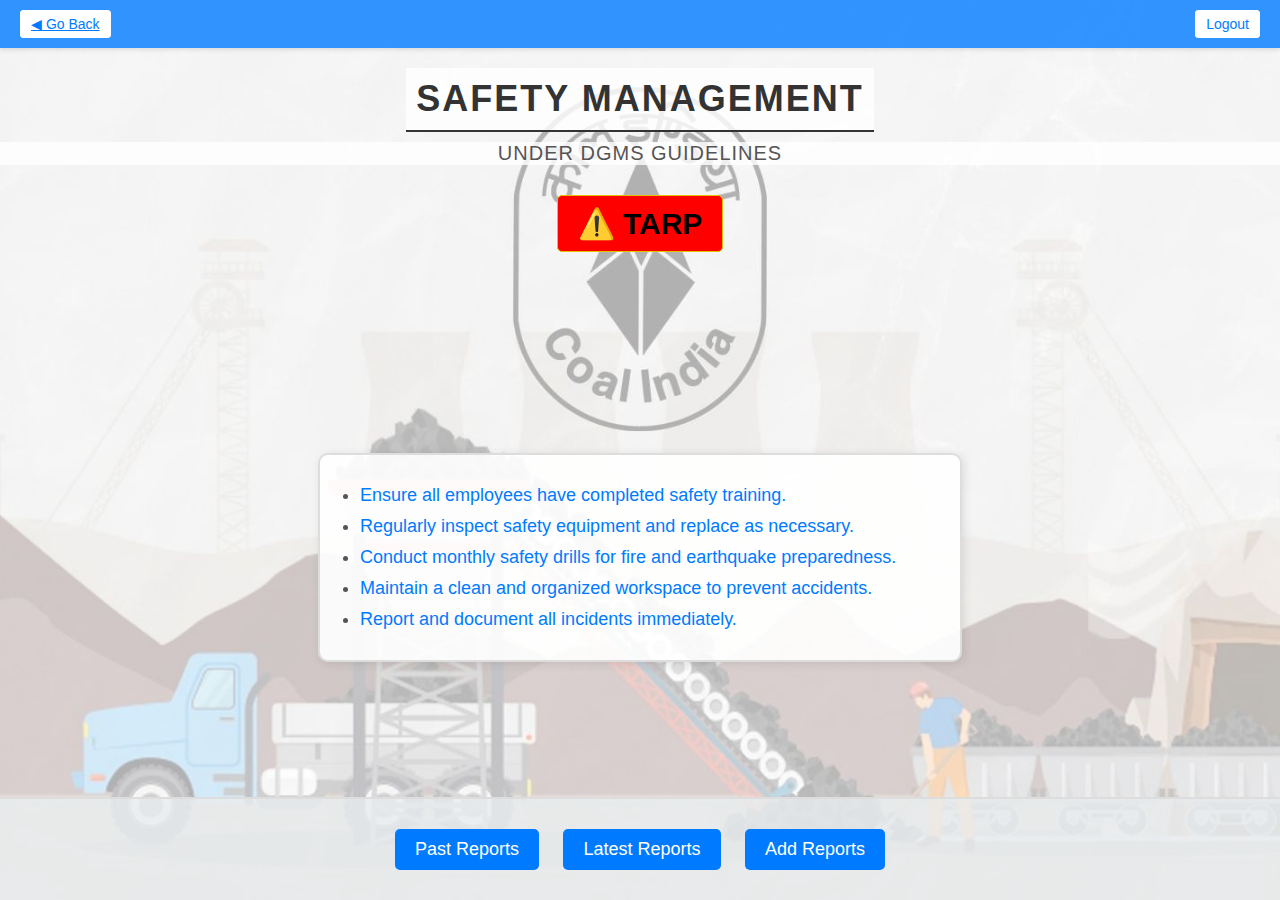
<file: new.html>
<!DOCTYPE html>
<html lang="en">
<head>
    <meta charset="UTF-8">
    <meta name="viewport" content="width=device-width, initial-scale=1.0">
    <title>Flexboard - Safety Management System</title>
    <link rel="stylesheet" href="styles.css">
</head>
<body>
    <div id="google_translate_element"></div>
    <script>
        function googleTranslateElementInit() {
            new google.translate.TranslateElement({pageLanguage: 'en'}, 'google_translate_element');
        }
    </script>
    <script src="//translate.google.com/translate_a/element.js?cb=googleTranslateElementInit"></script>
    
    <!-- Top Bar with Login Details and Go Back Button -->
    <header class="top-bar">
        <a href="page2.html" class="go-back-button" aria-label="Go Back">&#9664; Go Back</a>
        <div class="login-info" aria-live="polite">
            <strong></strong>
        </div>
        <button class="logout-button" onclick="logout()" aria-label="Logout">Logout</button>
    </header>

    <!-- Safety Management Heading at the Top -->
    <section class="header">
        <h1>Safety Management</h1>
        <h2>Under DGMS Guidelines</h2>
        <a href="response-plan.html" class="button hazard-button" aria-label="TARP">⚠️ TARP</a> <!-- TARP Button with Link -->
    </section>

    <main class="container">
        <section class="content">
            <!-- Bullet Points Section inside a box and draggable with animation -->
            <div class="box">
                <ul id="draggable-list">
                    <li draggable="true"><a href="#safety-training">Ensure all employees have completed safety training.</a></li>
                    <li draggable="true"><a href="#inspect-equipment">Regularly inspect safety equipment and replace as necessary.</a></li>
                    <li draggable="true"><a href="#safety-drills">Conduct monthly safety drills for fire and earthquake preparedness.</a></li>
                    <li draggable="true"><a href="#workspace-maintenance">Maintain a clean and organized workspace to prevent accidents.</a></li>
                    <li draggable="true"><a href="#incident-reporting">Report and document all incidents immediately.</a></li>
                </ul>
            </div>
        </section>
    </main>

    <!-- Button Box at the Bottom -->
    <footer class="button-box">
        <a href="http://www.ismenvis.nic.in/Database/Mining_Accidents_in_India_24483.aspx" class="button" aria-label="Past Reports">Past Reports</a>
        <button onclick="location.href='#latest-reports'" aria-label="Latest Reports">Latest Reports</button>
        <a href="https://docs.google.com/document/d/1yKGdlR-f_0Es_KPplbGagiN0gbisJxPs6AfrJtnZBNw/edit?usp=sharing" class="button" aria-label="Add Reports">Add Reports</a>
    </footer>

    <script src="script.js"></script>
</body>
</html>
</file>
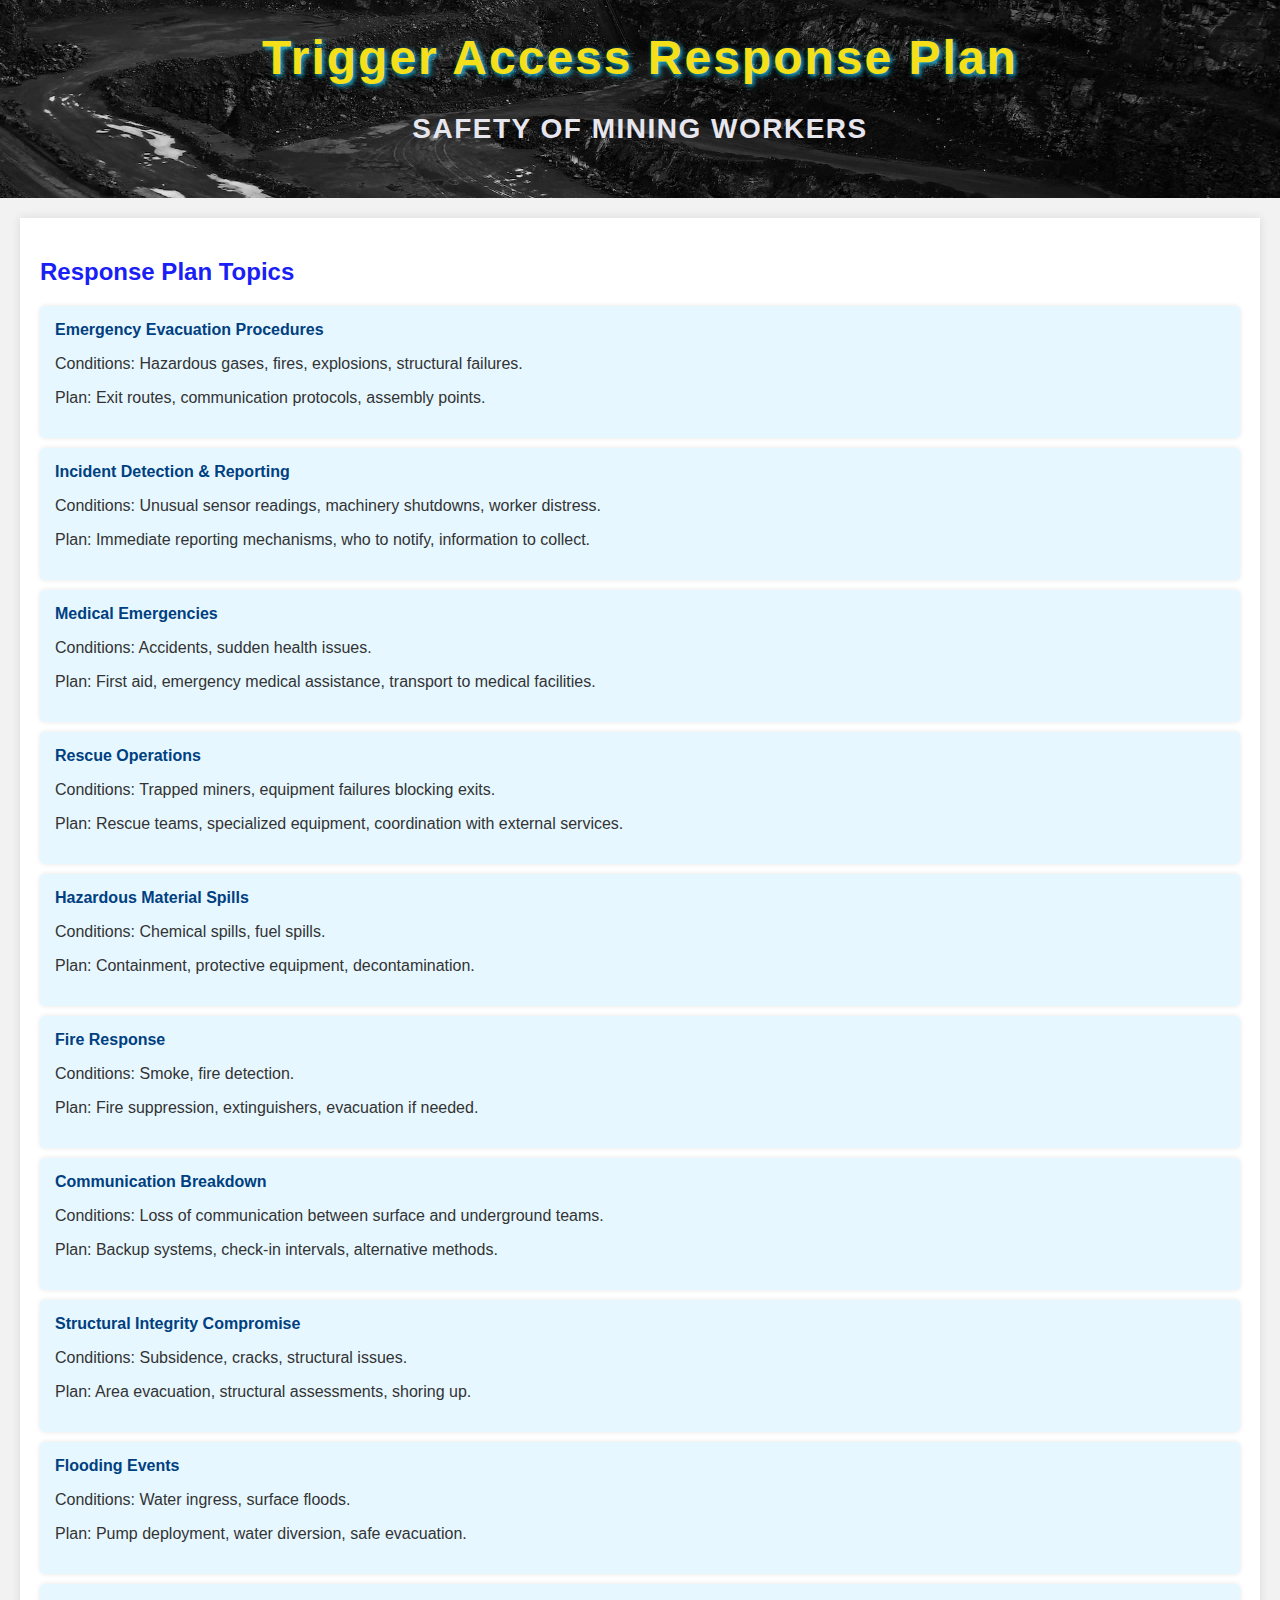
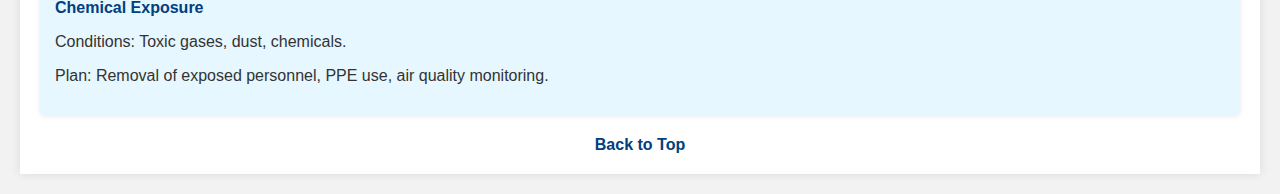
<file: response-plan.html>
<!DOCTYPE html>
<html lang="en">
<head>
    <meta charset="UTF-8">
    <meta name="viewport" content="width=device-width, initial-scale=1.0">
    <title>Trigger Access Response Plan - Mining Safety</title>
    <link rel="stylesheet" href="response_plan.css"> <!-- Link to external CSS file -->
 
</head>
<body>
    <div class="header">
        <h1>Trigger Access Response Plan</h1>
        <br>
        <h2>Safety of Mining Workers</h2>
    </div>

    <div class="container">
        <h2>Response Plan Topics</h2>
        <ul>
            <li id="evacuation">
                <a href="#evacuation">Emergency Evacuation Procedures</a>
                <p>Conditions: Hazardous gases, fires, explosions, structural failures.</p>
                <p>Plan: Exit routes, communication protocols, assembly points.</p>
            </li>
            <li id="incident-reporting">
                <a href="#incident-reporting">Incident Detection & Reporting</a>
                <p>Conditions: Unusual sensor readings, machinery shutdowns, worker distress.</p>
                <p>Plan: Immediate reporting mechanisms, who to notify, information to collect.</p>
            </li>
            <li id="medical-emergencies">
                <a href="#medical-emergencies">Medical Emergencies</a>
                <p>Conditions: Accidents, sudden health issues.</p>
                <p>Plan: First aid, emergency medical assistance, transport to medical facilities.</p>
            </li>
            <li id="rescue-operations">
                <a href="#rescue-operations">Rescue Operations</a>
                <p>Conditions: Trapped miners, equipment failures blocking exits.</p>
                <p>Plan: Rescue teams, specialized equipment, coordination with external services.</p>
            </li>
            <li id="hazardous-materials">
                <a href="#hazardous-materials">Hazardous Material Spills</a>
                <p>Conditions: Chemical spills, fuel spills.</p>
                <p>Plan: Containment, protective equipment, decontamination.</p>
            </li>
            <li id="fire-response">
                <a href="#fire-response">Fire Response</a>
                <p>Conditions: Smoke, fire detection.</p>
                <p>Plan: Fire suppression, extinguishers, evacuation if needed.</p>
            </li>
            <li id="communication-breakdown">
                <a href="#communication-breakdown">Communication Breakdown</a>
                <p>Conditions: Loss of communication between surface and underground teams.</p>
                <p>Plan: Backup systems, check-in intervals, alternative methods.</p>
            </li>
            <li id="structural-integrity">
                <a href="#structural-integrity">Structural Integrity Compromise</a>
                <p>Conditions: Subsidence, cracks, structural issues.</p>
                <p>Plan: Area evacuation, structural assessments, shoring up.</p>
            </li>
            <li id="flooding-events">
                <a href="#flooding-events">Flooding Events</a>
                <p>Conditions: Water ingress, surface floods.</p>
                <p>Plan: Pump deployment, water diversion, safe evacuation.</p>
            </li>
            <li id="chemical-exposure">
                <a href="#chemical-exposure">Chemical Exposure</a>
                <p>Conditions: Toxic gases, dust, chemicals.</p>
                <p>Plan: Removal of exposed personnel, PPE use, air quality monitoring.</p>
            </li>
        </ul>
        <div class="back-to-top">
            <a href="#top">Back to Top</a>
        </div>
    </div>
</body>
</html>
</file>
<file: styles.css>
body, html {
    margin: 0;
    padding: 0;
    height: 100%;
    font-family: Arial, sans-serif;
    background: url('Untitled.jpg') no-repeat center center fixed;
    background-size: cover;
    display: flex;
    flex-direction: column;
    justify-content: space-between;
}

.top-bar {
    display: flex;
    justify-content: space-between;
    align-items: center;
    background-color: rgba(0, 123, 255, 0.8);
    color: white;
    padding: 10px 20px;
    box-shadow: 0 2px 4px rgba(0, 0, 0, 0.1);
    position: relative; /* Ensure TARP button is positioned correctly */
}

.top-bar .login-info {
    font-size: 16px;
    margin-right: 40px;
}

.top-bar .logout-button,
.top-bar .go-back-button {
    padding: 5px 10px;
    font-size: 14px;
    background-color: white;
    color: #007bff;
    border: 1px solid white;
    border-radius: 3px;
    cursor: pointer;
}

.top-bar .logout-button:hover,
.top-bar .go-back-button:hover {
    background-color: #f0f0f0;
}

.header {
    text-align: center;
    padding-top: 20px;
}

h1 {
    font-size: 36px;
    color: #333;
    margin: 0;
    padding: 10px;
    text-transform: uppercase;
    letter-spacing: 2px;
    border-bottom: 2px solid #333;
    display: inline-block;
    background-color: rgba(255, 255, 255, 0.8);
}

h2 {
    font-size: 20px;
    color: #555;
    margin: 10px 0;
    font-weight: normal;
    text-transform: uppercase;
    letter-spacing: 1px;
    background-color: rgba(255, 255, 255, 0.8);
}

.header .hazard-button {
    display: inline-block;
    background-color: #ff0000; /* Red background */
    color: black; /* Black text color */
    border: 1px solid #e5c100; /* Yellow border */
    font-weight: bold;
    font-size: 30px;
    margin-top: 20px; /* Space between heading and TARP button */
    text-decoration: none;
    padding: 10px 20px;
    border-radius: 5px;
    text-align: center;
}

.header .hazard-button:hover {
    background-color: #e5c100; /* Yellow on hover */
    color: white;
    border-color: #ffcc00;
}

.container {
    flex: 1;
    display: flex;
    flex-direction: column;
    justify-content: flex-end;
    position: relative;
}

.box {
    margin: 135px auto;
    max-width: 600px;
    background-color: rgba(255, 255, 255, 0.9);
    padding: 20px;
    border: 2px solid #ddd;
    border-radius: 10px;
    box-shadow: 2px 2px 10px rgba(0, 0, 0, 0.1);
}

ul {
    list-style-type: disc;
    padding-left: 20px;
    margin: 0;
}

li {
    margin: 10px 0;
    font-size: 18px;
    color: #555;
    cursor: move;
    transition: transform 0.2s ease, background-color 0.2s ease;
}

li:active {
    transform: scale(1.05);
    background-color: #f0f8ff;
}

li a {
    text-decoration: none;
    color: #007bff;
}

li a:hover {
    text-decoration: underline;
}

@keyframes fadeIn {
    0% { opacity: 0; transform: translateY(20px); }
    100% { opacity: 1; transform: translateY(0); }
}

li {
    animation: fadeIn 0.5s ease both;
}

.button-box {
    background-color: rgba(233, 236, 239, 0.8);
    padding: 20px;
    border-top: 2px solid #ddd;
    text-align: center;
}

.button-box a.button,
.button-box button {
    background-color: #007bff; /* Blue background */
    color: white; /* White text color */
    padding: 10px 20px;
    border: none;
    border-radius: 5px;
    text-decoration: none;
    display: inline-block;
    margin: 10px;
    cursor: pointer;
    font-size: 18px;
    transition: background-color 0.3s ease, transform 0.3s ease;
}

.button-box a.button:hover,
.button-box button:hover {
    background-color: #0056b3; /* Darker blue on hover */
    transform: translateY(-2px); /* Slight lift on hover */
}
</file>
<file: response_plan.css>
body {
    font-family: Arial, sans-serif;
    background-color: #f2f2f2;
    color: #333;
    margin: 0;
    padding: 0;
}

.header {
    background-color: #a9cff4; /* Fallback color */
    background-image: url('bg1.png'); /* Add your background image URL here */
    background-size: cover; /* Cover the entire header area */
    background-position: center; /* Center the image */
    padding: 30px 20px;
    text-align: center;
    position: relative;
    color: #fff;
}

.header h1 {
    font-size: 48px;
    font-weight: bold;
    letter-spacing: 2px;
    text-shadow: 2px 2px 5px rgba(26, 194, 236, 0.97);
    margin: 0;
    position: relative;
    z-index: 2;
}

.header h2 {
    color: #e7e6ef;
    font-size: 28px;
    margin-top: 10px;
    text-transform: uppercase;
    letter-spacing: 1.5px;
}

.container {
    max-width: 1200px;
    margin: 20px auto;
    padding: 20px;
    background-color: #fff;
    box-shadow: 0 0 10px rgba(0, 0, 0, 0.1);
}

h1 {
    color: #f5df19;
}
h2 {
    color: #1920f5;
}
ul {
    list-style-type: none;
    padding: 0;
}

li {
    background-color: #e6f7ff;
    margin: 10px 0;
    padding: 15px;
    border-radius: 5px;
    box-shadow: 0 0 5px rgba(0, 0, 0, 0.1);
}

li a {
    text-decoration: none;
    color: #004080;
    font-weight: bold;
}

.back-to-top {
    display: block;
    margin-top: 20px;
    text-align: center;
}

.back-to-top a {
    text-decoration: none;
    color: #004080;
    font-weight: bold;
}
</file>
